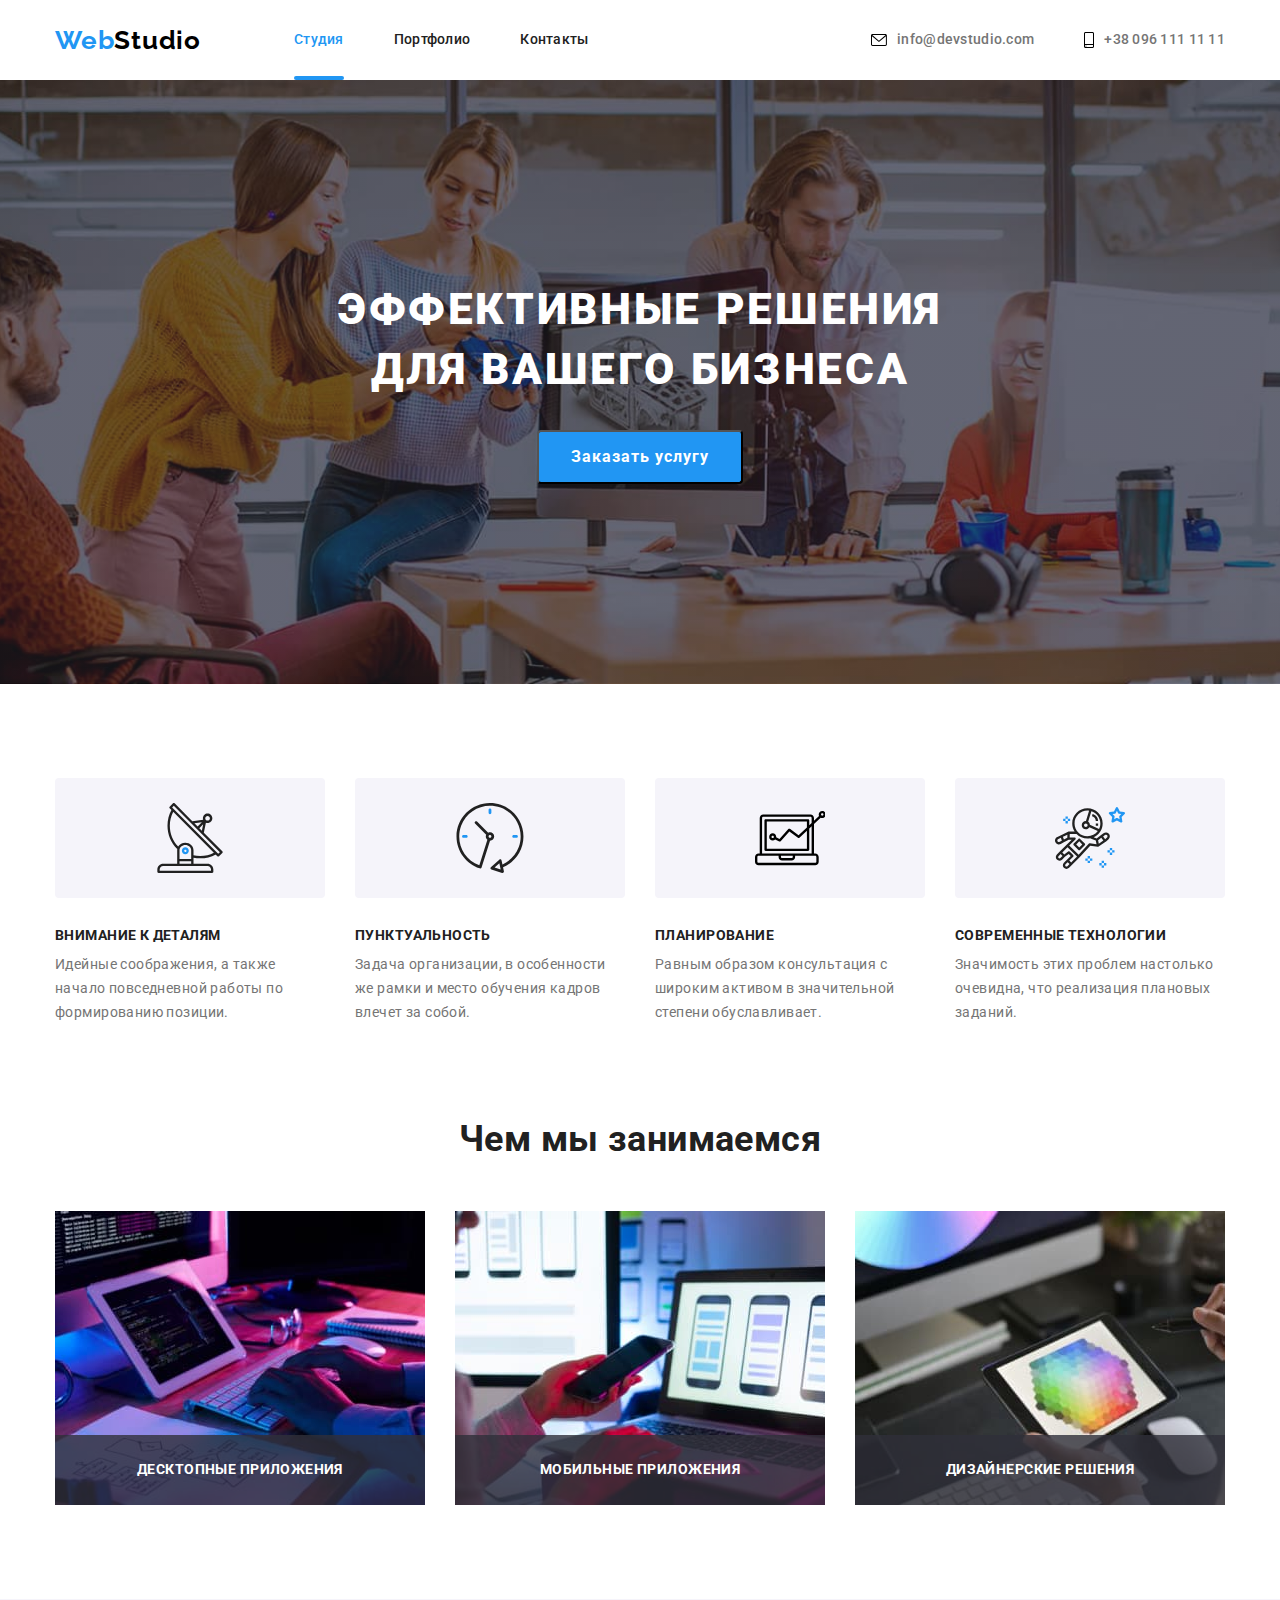
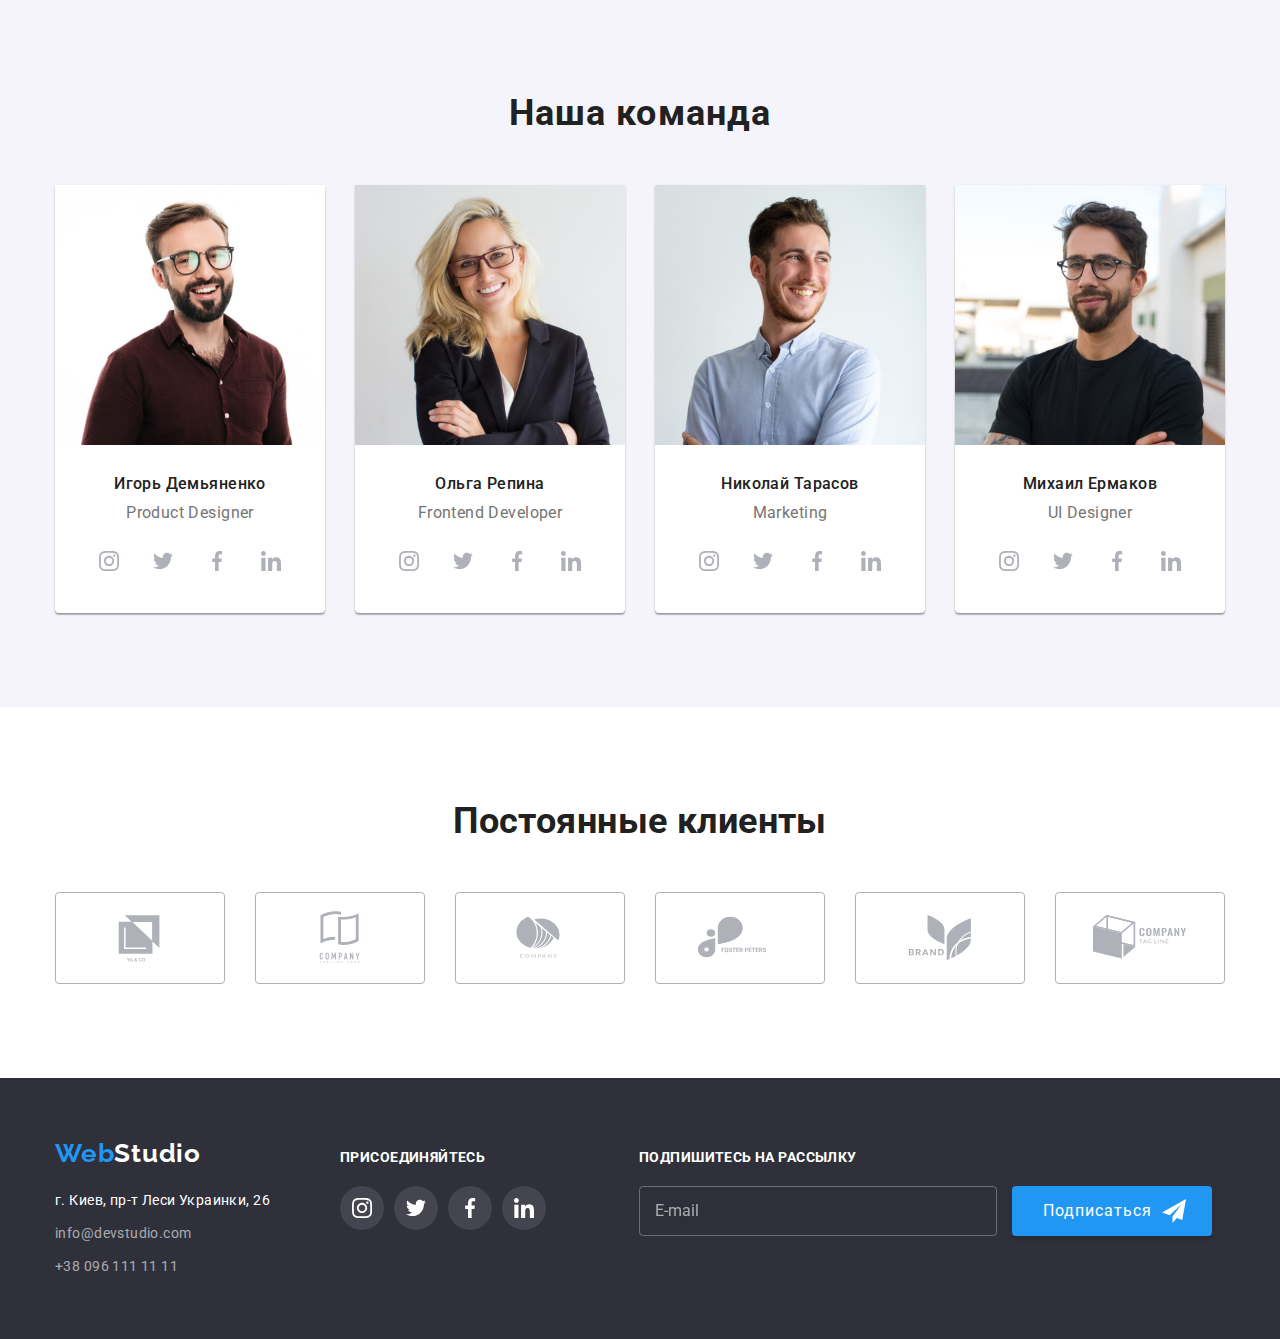
<file: index.html>
<!DOCTYPE html>
<html lang="ru">
    <head>
        <meta charset="UTF-8">
        <meta http-equiv="X-UA-Compatible" content="IE=edge">
        <meta name="viewport" content="width=device-width, initial-scale=1.0">
        <title>WebStudio</title>
        <link href="https://fonts.googleapis.com/css2?family=Raleway:wght@700&family=Roboto:wght@400;500;700;900&display=swap"
            rel="stylesheet">
        <link rel="stylesheet" href="https://cdnjs.cloudflare.com/ajax/libs/modern-normalize/0.2.0/modern-normalize.min.css">
        <link rel="stylesheet" href="./css/styles.css">
    </head>
    <body>
    <!-- шапка страницы -->
        <header class="header">
            <div class="container">
                <nav class="nav">
                    <a class="logo" lang="en" href="./index.html"> Web<span class="logo-black">Studio</span></a>
                    <ul class="nav-list list">
                        <li class="nav-item">
                            <a class="nav-link current" href="./index.html">Студия</a>
                        </li>
                        <li class="nav-item">
                            <a class="nav-link" href="./portfolio.html">Портфолио</a>
                        </li>
                        <li class="nav-item">
                            <a class="nav-link" href="">Контакты</a>
                        </li>
                    </ul>
                </nav>
                <ul class="contacts-list list">
                    <li class="contacts-item mail">
                        <a class="contacts-link" href="mailto:info@devstudio.com">
                            <svg class="icon-envelope" width="16px" height="12px">
                                <use href="./images/svg/symbol-defs.svg#icon-envelope"></use>
                            </svg>
                            info@devstudio.com
                        </a>   
                    </li>
                    <li class="contacts-item header-phone tel">
                        <a class="contacts-link" href="tel:+380961111111">
                            <svg class="icon-phone" width="10px" height="16px">
                                <use href="./images/svg/symbol-defs.svg#icon-smartphone"></use>
                            </svg>
                                +38 096 111 11 11
                        </a>  
                    </li>
                </ul>
            </div>
        </header>

    <!-- тело страницы -->
        <main class="main">
            <!-- секция баннер -->
            <section class="section-baner section">
                <div class="container">
                    <h1 class="title-baner"><span>Эффективные решения для вашего бизнеса</span></h1>
                    <button class="baner-button" type="button" data-modal-open>Заказать услугу</button>   
                </div>
            </section>
            <!-- секция преимущества -->
            <section class="section-advantages section">
                <div class="container">
                    <h2 class="visually-hidden">Преимущества</h2>
                        <ul class="advantages-list list">
                            <li class="advantages-item">
                                <div class="advantages-icon">
                                    <svg class="icon-antenna" width="70px" height="70px">
                                        <use href="./images/svg/symbol-defs.svg#icon-antenna"></use>
                                    </svg>
                                </div>
                                <h3 class="advantages-title">Внимание к деталям</h3>
                                <p class="advantages-text">Идейные соображения, а также начало повседневной работы по формированию позиции.</p>
                            </li>
                            <li class="advantages-item">
                                <div class="advantages-icon">
                                    <svg class="icon-clock" width="70px" height="70px">
                                        <use href="./images/svg/symbol-defs.svg#icon-clock"></use>
                                    </svg>
                                </div>
                                <h3 class="advantages-title">Пунктуальность</h3>
                                <p class="advantages-text">Задача организации, в особенности же рамки и место обучения кадров влечет за собой.</p>
                            </li>
                            <li class="advantages-item">
                                <div class="advantages-icon">
                                    <svg class="icon-vector" width="70px" height="70px">
                                        <use href="./images/svg/symbol-defs.svg#icon-vector"></use>
                                    </svg>
                                </div>
                                <h3 class="advantages-title">Планирование</h3>
                                <p class="advantages-text">Равным образом консультация с широким активом в значительной степени обуславливает.</p>
                            </li>
                            <li class="advantages-item">
                                <div class="advantages-icon">
                                    <svg class="icon-astronaut" width="70px" height="70px">
                                        <use href="./images/svg/symbol-defs.svg#icon-astronaut"></use>
                                    </svg>
                                </div>
                                <h3 class="advantages-title">Современные технологии</h3>
                                <p class="advantages-text">Значимость этих проблем настолько очевидна, что реализация плановых заданий.</p>
                            </li>
                        </ul> 
                </div>
            </section>
            <!-- секция чем мы занимаемся -->
            <section class="section-works section">
                <div class="container">
                    <h2 class="works-title title">Чем мы занимаемся</h2>
                    <ul class="works-list list">
                        <li class="works-item">
                            <img src="./images/work1.jpg" alt="Человека набирает html код страницы" width="370">
                            <p class="works-description">Десктопные приложения</p>
                        </li>
                        <li class="works-item">
                            <img src="./images/work2.jpg" alt="Человек адаптирует вид страницы ноутбука на мобильный телефон" width="370">
                            <p class="works-description">Мобильные приложения</p>
                        </li>
                        <li class="works-item">
                            <img src="./images/work3.jpg" alt="Человека выбирает градиент цветов на планшете" width="370">
                            <p class="works-description">Дизайнерские решения</p>
                        </li>
                    </ul>
                </div>
            </section>
            <!-- секция команда -->
            <section class="section-team section">
                <div class="container">
                    <h2 class="team-title title">Наша команда</h2>
                    <ul class="team-list list">
                        <li class="team-item">
                            <img src="./images/team1.jpg" alt="Игорь Демьяненко" width="270">
                            <div class="team-content">
                                <h3 class="person-title title">Игорь Демьяненко</h3>
                                <p class="team-text" lang="en">Product Designer</p>
                                <ul class="sociale-list list sociale-list-team">
                                    <li class="sociale-item">
                                        <a class="sociale-link sociale-link-transparent" href="">
                                            <svg class="icon-sociale icon-sociale-grey">
                                                <use href="./images/svg/symbol-defs.svg#icon-instagram"></use>
                                            </svg>
                                        </a>
                                    </li>
                                    <li class="sociale-item">
                                        <a class="sociale-link sociale-link-transparent" href="">
                                            <svg class="icon-sociale icon-sociale-grey">
                                                <use href="./images/svg/symbol-defs.svg#icon-twitter"></use>
                                            </svg>
                                        </a>
                                    </li>
                                    <li class="sociale-item">
                                        <a class="sociale-link sociale-link-transparent" href="">
                                            <svg class="icon-sociale icon-sociale-grey">
                                                <use href="./images/svg/symbol-defs.svg#icon-facebook"></use>
                                            </svg>
                                        </a>
                                    </li>
                                    <li class="sociale-item">
                                        <a class="sociale-link sociale-link-transparent" href="">
                                            <svg class="icon-sociale icon-sociale-grey">
                                                <use href="./images/svg/symbol-defs.svg#icon-linkedin"></use>
                                            </svg>
                                        </a>
                                    </li>
                                </ul>
                            </div>
                        </li>
                        <li class="team-item">
                            <img src="./images/team2.jpg" alt="Ольга Репина" width="270">
                            <div class="team-content">
                                <h3 class="person-title title">Ольга Репина</h3>
                                <p class="team-text" lang="en">Frontend Developer</p>
                                <ul class="sociale-list list sociale-list-team">
                                    <li class="sociale-item">
                                        <a class="sociale-link sociale-link-transparent" href="">
                                            <svg class="icon-sociale icon-sociale-grey">
                                                <use href="./images/svg/symbol-defs.svg#icon-instagram"></use>
                                            </svg>
                                        </a>
                                    </li>
                                    <li class="sociale-item">
                                        <a class="sociale-link sociale-link-transparent" href="">
                                            <svg class="icon-sociale icon-sociale-grey">
                                                <use href="./images/svg/symbol-defs.svg#icon-twitter"></use>
                                            </svg>
                                        </a>
                                    </li>
                                    <li class="sociale-item">
                                        <a class="sociale-link sociale-link-transparent" href="">
                                            <svg class="icon-sociale icon-sociale-grey">
                                                <use href="./images/svg/symbol-defs.svg#icon-facebook"></use>
                                            </svg>
                                        </a>
                                    </li>
                                    <li class="sociale-item">
                                        <a class="sociale-link sociale-link-transparent" href="">
                                            <svg class="icon-sociale icon-sociale-grey">
                                                <use href="./images/svg/symbol-defs.svg#icon-linkedin"></use>
                                            </svg>
                                        </a>
                                    </li>
                                </ul>
                            </div>
                        </li>
                        <li class="team-item">
                            <img src="./images/team3.jpg" alt="Николай Тарасов" width="270">
                            <div class="team-content">
                                <h3 class="person-title title">Николай Тарасов</h3>
                                <p class="team-text" lang="en">Marketing</p>
                                <ul class="sociale-list list sociale-list-team">
                                    <li class="sociale-item">
                                        <a class="sociale-link sociale-link-transparent" href="">
                                            <svg class="icon-sociale icon-sociale-grey">
                                                <use href="./images/svg/symbol-defs.svg#icon-instagram"></use>
                                            </svg>
                                        </a>
                                    </li>
                                    <li class="sociale-item">
                                        <a class="sociale-link sociale-link-transparent" href="">
                                            <svg class="icon-sociale icon-sociale-grey">
                                                <use href="./images/svg/symbol-defs.svg#icon-twitter"></use>
                                            </svg>
                                        </a>
                                    </li>
                                    <li class="sociale-item">
                                        <a class="sociale-link sociale-link-transparent" href="">
                                            <svg class="icon-sociale icon-sociale-grey">
                                                <use href="./images/svg/symbol-defs.svg#icon-facebook"></use>
                                            </svg>
                                        </a>
                                    </li>
                                    <li class="sociale-item">
                                        <a class="sociale-link sociale-link-transparent" href="">
                                            <svg class="icon-sociale icon-sociale-grey">
                                                <use href="./images/svg/symbol-defs.svg#icon-linkedin"></use>
                                            </svg>
                                        </a>
                                    </li>
                                </ul>
                            </div>
                        </li>
                        <li class="team-item">
                            <img src="./images/team4.jpg" alt="Михаил Ермаков" width="270">
                            <div class="team-content">
                                <h3 class="person-title title">Михаил Ермаков</h3>
                                <p class="team-text" lang="en">UI Designer</p>
                                <ul class="sociale-list list sociale-list-team">
                                    <li class="sociale-item">
                                        <a class="sociale-link sociale-link-transparent" href="">
                                            <svg class="icon-sociale icon-sociale-grey">
                                                <use href="./images/svg/symbol-defs.svg#icon-instagram"></use>
                                            </svg>
                                        </a>
                                    </li>
                                    <li class="sociale-item">
                                        <a class="sociale-link sociale-link-transparent" href="">
                                            <svg class="icon-sociale icon-sociale-grey">
                                                <use href="./images/svg/symbol-defs.svg#icon-twitter"></use>
                                            </svg>
                                        </a>
                                    </li>
                                    <li class="sociale-item">
                                        <a class="sociale-link sociale-link-transparent" href="">
                                            <svg class="icon-sociale icon-sociale-grey">
                                                <use href="./images/svg/symbol-defs.svg#icon-facebook"></use>
                                            </svg>
                                        </a>
                                    </li>
                                    <li class="sociale-item">
                                        <a class="sociale-link sociale-link-transparent" href="">
                                            <svg class="icon-sociale icon-sociale-grey">
                                                <use href="./images/svg/symbol-defs.svg#icon-linkedin"></use>
                                            </svg>
                                        </a>
                                    </li>
                                </ul>
                            </div>
                        </li>
                    </ul>
                </div>
            </section>
            <!-- секция постоянные клиенты -->
            <section class="section-clients section">
                <div class="container">
                    <h2 class="clients-title title">Постоянные клиенты</h2>
                    <ul class="clients-list list">
                        <li class="clients-item">
                            <a class="clients-link" href="">
                                <svg class="icon-logo">
                                    <use href="./images/svg/symbol-defs.svg#icon-logo1"></use>
                                </svg>
                            </a>
                        </li>
                        <li class="clients-item">
                            <a class="clients-link" href="">
                               <svg class="icon-logo">
                                   <use href="./images/svg/symbol-defs.svg#icon-logo2"></use>
                               </svg>
                            </a>
                        </li>
                        <li class="clients-item">
                            <a class="clients-link" href="">
                               <svg class="icon-logo">
                                   <use href="./images/svg/symbol-defs.svg#icon-logo3"></use>
                               </svg>
                            </a>
                        </li>
                        <li class="clients-item"> 
                            <a class="clients-link" href="">
                                <svg class="icon-logo">
                                    <use href="./images/svg/symbol-defs.svg#icon-logo4"></use>
                                </svg>
                            </a>
                        </li>
                        <li class="clients-item">
                            <a class="clients-link" href="">
                                <svg class="icon-logo">
                                    <use href="./images/svg/symbol-defs.svg#icon-logo5"></use>
                                </svg>
                            </a> 
                        </li>
                        <li class="clients-item"> 
                            <a class="clients-link" href="">
                                <svg class="icon-logo">
                                    <use href="./images/svg/symbol-defs.svg#icon-logo6"></use>
                                </svg>
                            </a>
                        </li>
                    </ul>
                </div>
            </section>
        </main>
    <!-- футер -->
        <footer class="footer">
            <div class="container">
                <div>
                    <a class="footer-logo logo" lang="en" href="./index.html">Web<span class="logo-white">Studio</span></a>
                    <address>
                        <ul class="footer-contacts list">
                            <li class="footer-item">
                                <a class="footer-adress" href="https://goo.gl/maps/Vb78Npx7TWDgtV2aA" target="_blank" rel="noreferrer noopener">г. Киев, пр-т Леси Украинки, 26</a>
                            </li>
                            <li class="footer-item">
                                <a class="footer-mail" href="mailto:info@devstudio.com">info@devstudio.com</a>
                            </li>
                            <li class="footer-item">
                                <a class="footer-tel" href="tel:+380961111111">+38 096 111 11 11</a>
                            </li>
                        </ul>
                    </address>
                </div>
                <div class="footer-sociale">
                    <h2 class="sociale-title title">Присоединяйтесь</h2>
                    <ul class="sociale-list list">
                        <li class="sociale-item">
                            <a class="sociale-link sociale-link-dark" href="">
                                <svg class="icon-sociale icon-sociale-white">
                                    <use href="./images/svg/symbol-defs.svg#icon-instagram"></use>
                                </svg>
                            </a>
                        </li>
                        <li class="sociale-item">
                            <a class="sociale-link sociale-link-dark" href="">
                                <svg class="icon-sociale icon-sociale-white">
                                    <use href="./images/svg/symbol-defs.svg#icon-twitter"></use>
                                </svg>
                            </a>
                        </li>
                        <li class="sociale-item">
                            <a class="sociale-link sociale-link-dark" href="">
                                <svg class="icon-sociale icon-sociale-white">
                                    <use href="./images/svg/symbol-defs.svg#icon-facebook"></use>
                                </svg>
                            </a>
                        </li>
                        <li class="sociale-item">
                            <a class="sociale-link sociale-link-dark" href="">
                                <svg class="icon-sociale icon-sociale-white">
                                    <use href="./images/svg/symbol-defs.svg#icon-linkedin"></use>
                                </svg>
                            </a>
                        </li>
                    </ul>
                </div>
                <div class="subscription">
                    <h2 class="subscription-title title">Подпишитесь на рассылку</h2>
                    <form name="subscription-form">
                        <label for="email">
                            <input class="footer-input" type="email" name="email" id="email" placeholder="E-mail"/>
                        </label>                                        
                        <button class="footer-submit-button" type="submit">Подписаться
                            <svg class="icon-submit" width="24px" height="24px">
                                <use href="./images/svg/symbol-defs.svg#icon-send"></use>
                            </svg>
                        </button>
                    </form>
                </div>
            </div>
        </footer>
        <div class="backdrop is-hidden" data-modal>
            <div class="modal">
                <button class="close-button" data-modal-close>
                    <svg class="icon-close" width="18px" height="18px">
                        <use href="./images/svg/symbol-defs.svg#icon-close"></use>
                    </svg>
                </button>
                <form class="modal-form" action="#">
                    <div class="modal-user-form">
                        <p class="modal-form-head">Оставьте свои данные, мы вам перезвоним</p>
                        <label class="modal-form-type" for="user-name"> Имя
                            <span class="modal-form-box">
                                <input class="modal-form-input" type="text" name="user-name" id="user-name" minlength="2" pattern="[a-zA-Zа-яёА-ЯЁ]+" title="Имя должно содержать символы латиницы или кирилицы" required>
                                <svg class="modal-form-icon" width="18px" height="18px">
                                    <use href="./images/svg/symbol-defs.svg#icon-user"></use>
                                </svg>
                            </span>
                        </label>
                        <label class="modal-form-type" for="phone-number"> Телефон
                            <span class="modal-form-box">
                                <input class="modal-form-input" type="tel" name="phone-number" id="phone-number" pattern="[0-9]{3}-[0-9]{3}-[0-9]{2}-[0-9]{2}" title="000-000-00-00" required>
                                <svg class="modal-form-icon" width="18px" height="18px">
                                    <use href="./images/svg/symbol-defs.svg#icon-phone"></use>
                                </svg>
                            </span>
                        </label>
                        <label class="modal-form-type" for="mail"> Почта
                            <span class="modal-form-box">
                                <input class="modal-form-input" type="email" name="email" id="mail" required>
                                <svg class="modal-form-icon" width="18px" height="18px">
                                    <use href="./images/svg/symbol-defs.svg#icon-email"></use>
                                </svg>
                            </span>
                        </label>
                        <label class="modal-form-type" for="feedback"> Комментарий
                            <span class="modal-form-box">
                                <textarea class="modal-form-feedback" name="text" id="feedback" placeholder="Введите текст"></textarea>
                            </span>
                        </label>
                        <label class="modal-form-type input-label" for="modal-checkbox">
                            <input class="modal-form-checkbox visually-hidden" type="checkbox" id="modal-checkbox"/>
                            <span class="checkbox-box"></span>
                            <span class="modal-form-text">
                                <span class="modal-form-link">Соглашаюсь с рассылкой и принимаю
                                    <a class="contract-link" href="#">Условия договора</a>
                                </span>
                            </span>
                        </label>
                        <button class="modal-submit-button" type="submit">Отправить</button>
                    </div>
                </form>
            </div>
        </div>
        <script src="./js/modal.js"></script>
    </body>
</html>
</file>
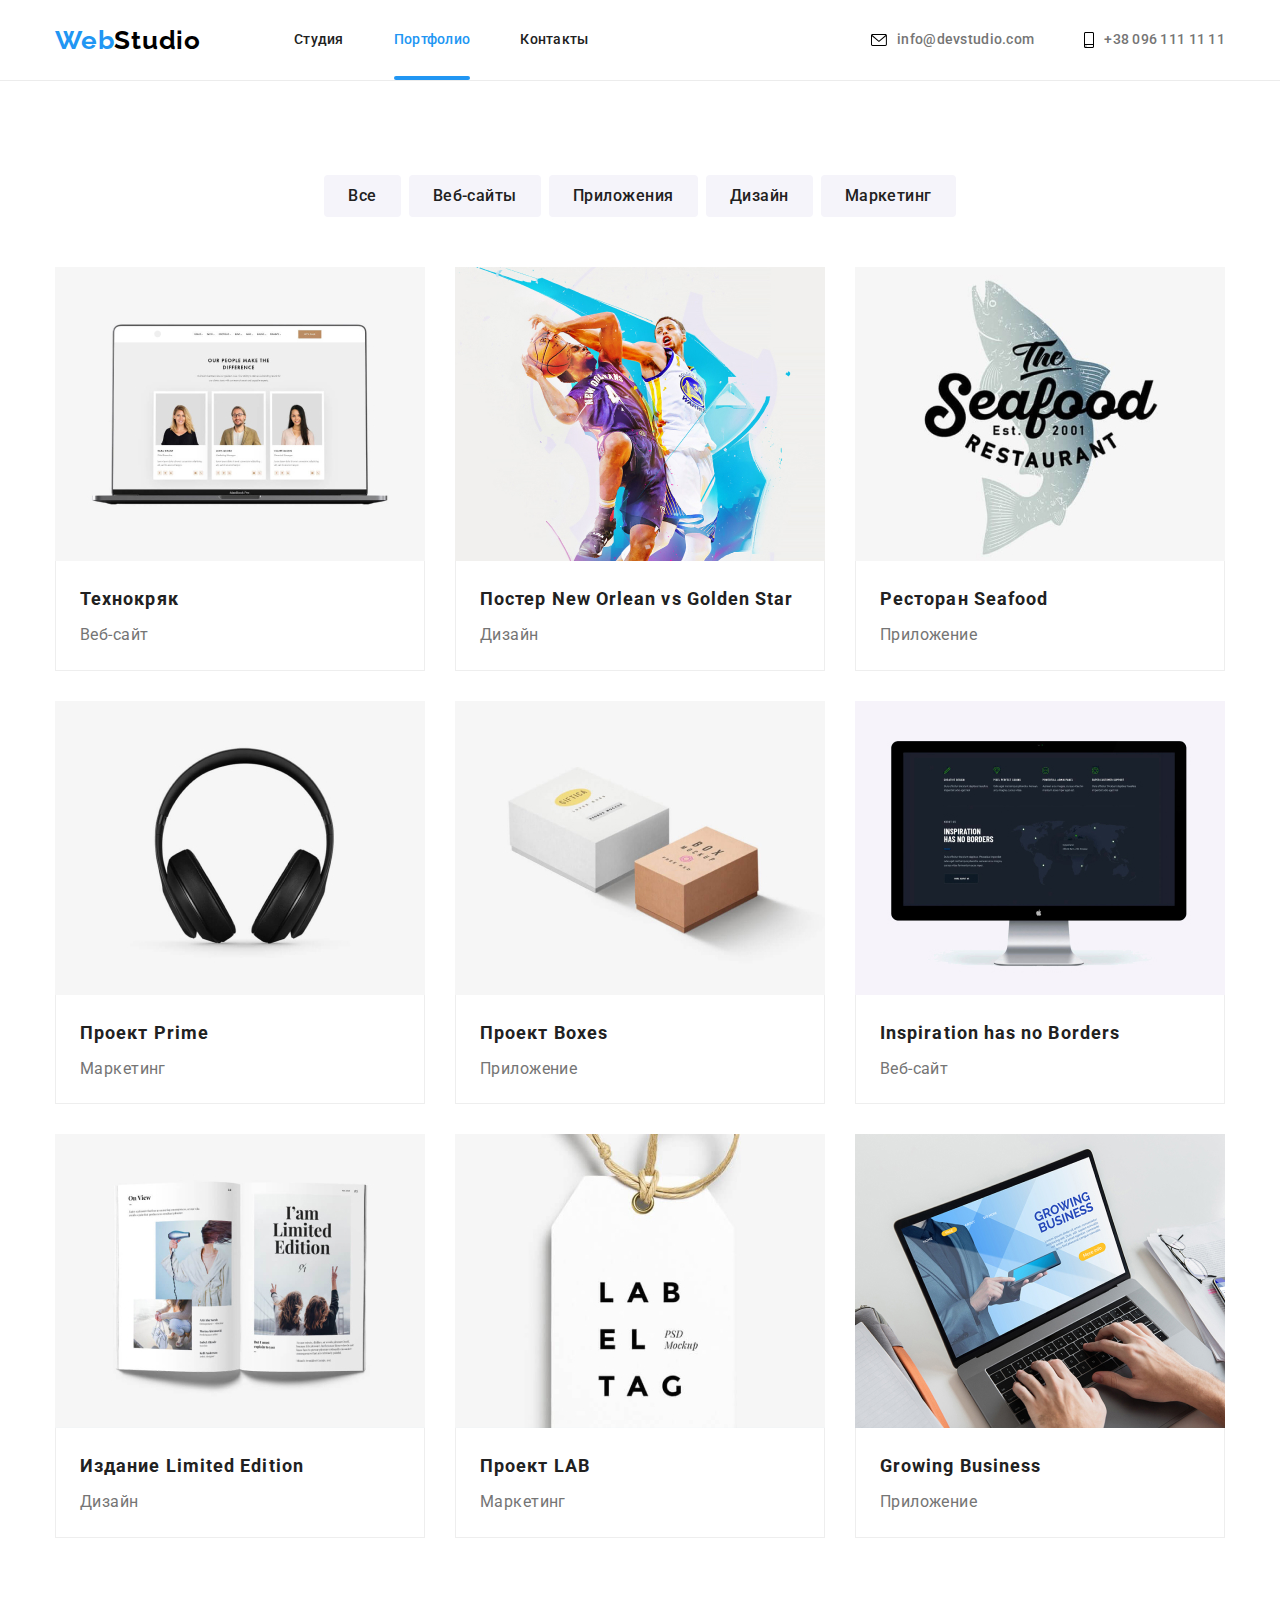
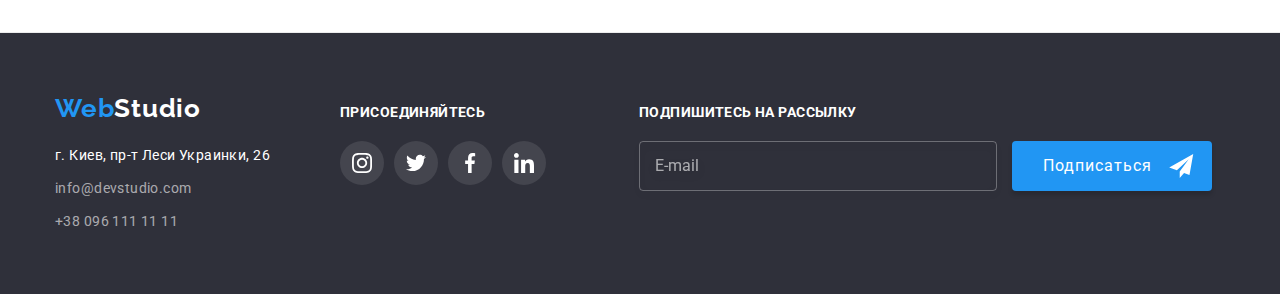
<file: portfolio.html>
<!DOCTYPE html>
    <html lang="ru">
        <head>
            <meta charset="UTF-8">
            <meta http-equiv="X-UA-Compatible" content="IE=edge">
            <meta name="viewport" content="width=device-width, initial-scale=1.0">
            <title>WebStudio</title>
            <link href="https://fonts.googleapis.com/css2?family=Raleway:wght@700&family=Roboto:wght@400;500;700;900&display=swap"
                rel="stylesheet">
            <link rel="stylesheet" href="https://cdnjs.cloudflare.com/ajax/libs/modern-normalize/0.2.0/modern-normalize.min.css">
            <link rel="stylesheet" href="./css/styles.css">
        </head>
        <body>
            <!-- шапка страницы -->
            <header class="header portfolio">
                <div class="container">
                    <nav class="nav">
                        <a class="logo" lang="en" href="./index.html"> Web<span class="logo-black">Studio</span></a>
                        <ul class="nav-list list">
                            <li class="nav-item">
                                <a class="nav-link" href="./index.html">Студия</a>
                            </li>
                            <li class="nav-item">
                                <a class="nav-link current" href="./portfolio.html">Портфолио</a>
                            </li>
                            <li class="nav-item">
                                <a class="nav-link" href="">Контакты</a>
                            </li>
                        </ul>
                    </nav>
                    <ul class="contacts-list list">
                        <li class="contacts-item mail">
                            <a class="contacts-link" href="mailto:info@devstudio.com">
                                <svg class="icon-envelope" width="16px" height="12px">
                                    <use href="./images/svg/symbol-defs.svg#icon-envelope"></use>
                                </svg>
                                info@devstudio.com
                            </a>
                        </li>
                        <li class="contacts-item header-phone tel">
                            <a class="contacts-link" href="tel:+380961111111">
                                <svg class="icon-phone" width="10px" height="16px">
                                    <use href="./images/svg/symbol-defs.svg#icon-smartphone"></use>
                                </svg>
                                +38 096 111 11 11
                            </a>
                        </li>
                    </ul>
                </div>
            </header>
            <!-- тело страницы -->
            <main class="portfolio">
                <!-- секция чем мы занимаемся -->
                <section class="section-portfolio section">
                    <div class="container">
                        <h1 class="visually-hidden">Чем мы занимаемся</h1>
                        <ul class="filter-list list">
                            <li class="filter-item">
                                <button class="filter-button" type="button">Все</button>
                            </li>
                            <li class="filter-item">
                                <button class="filter-button" type="button">Веб-сайты</button>
                            </li>
                            <li class="filter-item">
                                <button class="filter-button" type="button">Приложения</button>
                            </li>
                            <li class="filter-item">
                                <button class="filter-button" type="button">Дизайн</button>
                            </li>
                            <li class="filter-item">
                                <button class="filter-button" type="button">Маркетинг</button>
                        </ul>
                        <ul class="type-list list">
                            <li class="type-item">
                                <a class="type-link" href="">
                                    <div class="type-card">
                                        <img class="portfolio-img" src="./images/portfolio/img1.jpg" alt="Ноутбук">
                                        <p class="type-description">Технокряк это современная площадка распространения коронавируса. Компании используют эту платформу для цифрового шпионажа и атак на защищённые сервера конкурентов.</p>
                                    </div>
                                    <div class="type-cover">
                                        <h2 class="type-title">Технокряк</h2>
                                        <p class=type-text>Веб-сайт</p>
                                    </div>
                                </a>
                            </li>
                            <li class="type-item">
                                <a class="type-link" href="">
                                    <div class="type-card">
                                        <img class="portfolio-img" src="./images/portfolio/img2.jpg" alt="Два человека с баскетбольным мячом">
                                        <p class="type-description">Lorem ipsum dolor sit amet consectetur adipisicing elit. Labore, blanditiis!</p>
                                    </div>
                                    <div class="type-cover">
                                        <h2 class="type-title">Постер <span lang="en">New Orlean vs Golden Star</span></h2>
                                        <p class=type-text>Дизайн</p>
                                    </div>
                                </a>
                            </li>
                            <li class="type-item">
                                <a class="type-link" href="">
                                    <div class="type-card">
                                        <img class="portfolio-img" src="./images/portfolio/img3.jpg" alt="Реклама рыбного ресторана">
                                        <p class="type-description">Lorem ipsum dolor sit amet consectetur adipisicing elit. Totam, alias?</p>
                                    </div>
                                    <div class="type-cover">
                                        <h2 class="type-title">Ресторан <span lang="en">Seafood</span></h2>
                                        <p class=type-text>Приложение</p>
                                    </div>
                                </a>
                            </li>
                            <li class="type-item">
                                <a class="type-link" href="">
                                    <div class="type-card">
                                        <img class="portfolio-img" src="./images/portfolio/img4.jpg" alt="Музыкальные наушники">
                                        <p class="type-description">Lorem ipsum dolor sit amet consectetur adipisicing elit. Eligendi, necessitatibus?</p>
                                    </div>
                                    <div class="type-cover">
                                        <h2 class="type-title">Проект <span lang="en">Prime</span></h2>
                                        <p class=type-text>Маркетинг</p>
                                    </div>
                                </a>
                            </li>
                            <li class="type-item">
                                <a class="type-link" href="">
                                    <div class="type-card">
                                        <img class="portfolio-img" src="./images/portfolio/img5.jpg" alt="Два картонные коробки">
                                        <p class="type-description">Lorem ipsum dolor sit amet consectetur adipisicing elit. Iure, repellendus? </p>
                                    </div>
                                    <div class="type-cover">
                                        <h2 class="type-title">Проект <span lang="en">Boxes</span></h2>
                                        <p class=type-text>Приложение</p>
                                    </div>
                                </a>
                            </li>
                            <li class="type-item">
                                <a class="type-link" href="">
                                    <div class="type-card">
                                        <img class="portfolio-img" src="./images/portfolio/img6.jpg" alt="Моноблок">
                                        <p class="type-description">Lorem ipsum, dolor sit amet consectetur adipisicing elit. Deleniti, pariatur?</p>
                                    </div>
                                    <div class="type-cover">
                                        <h2 class="type-title" lang="en">Inspiration has no Borders</h2>
                                        <p class=type-text>Веб-сайт</p>
                                    </div>
                                </a>
                            </li>
                            <li class="type-item">
                                <a class="type-link" href="">
                                    <div class="type-card">
                                        <img class="portfolio-img" src="./images/portfolio/img7.jpg" alt="Развернутая книга">
                                        <p class="type-description">Lorem ipsum dolor sit amet consectetur adipisicing elit. Odio, molestiae.</p>
                                    </div>
                                    <div class="type-cover">
                                        <h2 class="type-title">Издание <span lang="en">Limited Edition</span></h2>
                                        <p class=type-text>Дизайн</p>
                                    </div>
                                </a>
                            </li>
                            <li class="type-item">
                                <a class="type-link" href="">
                                    <div class="type-card">
                                        <img class="portfolio-img" src="./images/portfolio/img8.jpg" alt="Бирка от одежды">
                                        <p class="type-description">Lorem ipsum dolor sit amet consectetur adipisicing elit. Rem, neque?</p>
                                    </div>
                                    <div class="type-cover">
                                        <h2 class="type-title">Проект <span lang="en">LAB</span></h2>
                                        <p class=type-text>Маркетинг</p>
                                    </div>
                                </a>
                            </li>
                            <li class="type-item">
                                <a class="type-link" href="">
                                    <div class="type-card">
                                        <img class="portfolio-img" src="./images/portfolio/img9.jpg" alt="Человек печатает на ноутбуке">
                                        <p class="type-description">lorem10</p>
                                    </div>
                                    <div class="type-cover">
                                        <h2 class="type-title" lang="en">Growing Business</h2>
                                        <p class=type-text>Приложение</p>
                                    </div>
                                </a>
                            </li>
                        </ul>
                    </div>
                </section>
            </main>
            <!-- футер -->
            <footer class="footer">
                <div class="container">
                    <div>
                        <a class="footer-logo logo" lang="en" href="./index.html">Web<span class="logo-white">Studio</span></a>
                        <address>
                            <ul class="footer-contacts list">
                                <li class="footer-item">
                                    <a class="footer-adress" href="https://goo.gl/maps/Vb78Npx7TWDgtV2aA" target="_blank"
                                        rel="noreferrer noopener">г. Киев, пр-т Леси Украинки, 26</a>
                                </li>
                                <li class="footer-item">
                                    <a class="footer-mail" href="mailto:info@devstudio.com">info@devstudio.com</a>
                                </li>
                                <li class="footer-item">
                                    <a class="footer-tel" href="tel:+380961111111">+38 096 111 11 11</a>
                                </li>
                            </ul>
                        </address>
                    </div>
                    <div class="footer-sociale">
                        <h2 class="sociale-title title">Присоединяйтесь</h2>
                        <ul class="sociale-list list">
                            <li class="sociale-item">
                                <a class="sociale-link sociale-link-dark" href="">
                                    <svg class="icon-sociale icon-sociale-white">
                                        <use href="./images/svg/symbol-defs.svg#icon-instagram"></use>
                                    </svg>
                                </a>
                            </li>
                            <li class="sociale-item">
                                <a class="sociale-link sociale-link-dark" href="">
                                    <svg class="icon-sociale icon-sociale-white">
                                        <use href="./images/svg/symbol-defs.svg#icon-twitter"></use>
                                    </svg>
                                </a>
                            </li>
                            <li class="sociale-item">
                                <a class="sociale-link sociale-link-dark" href="">
                                    <svg class="icon-sociale icon-sociale-white">
                                        <use href="./images/svg/symbol-defs.svg#icon-facebook"></use>
                                    </svg>
                                </a>
                            </li>
                            <li class="sociale-item">
                                <a class="sociale-link sociale-link-dark" href="">
                                    <svg class="icon-sociale icon-sociale-white">
                                        <use href="./images/svg/symbol-defs.svg#icon-linkedin"></use>
                                    </svg>
                                </a>
                            </li>
                        </ul>
                    </div>
                    <div class="subscription">
                        <h2 class="subscription-title title">Подпишитесь на рассылку</h2>
                        <form name="subscription-form">
                            <label for="email">
                                <input class="footer-input" type="email" name="email" placeholder="E-mail" />
                            </label>
                            <button class="footer-submit-button" type="submit">Подписаться
                                <svg class="icon-submit width=" 24px" height="24px">
                                    <use href="./images/svg/symbol-defs.svg#icon-send"></use>
                                </svg>
                            </button>
                        </form>
                    </div>
                </div>
            </footer>
        </body>
    </html>
</file>
<file: css/styles.css>
/* переменные****************************************** */
html {
  box-sizing: border-box;
}
*,
*::before,
*::after {
  box-sizing: border-box;
}
:root {
  --title-text-color: #212121;
  --primary-text-color: #757575;
  --accent-color: #2196f3;
}

body {
  font-family: Roboto, sans-serif;
  font-size: 14px;
  line-height: 1.71;
  letter-spacing: 0.03em;
  color: var(--primary-text-color);
}

h1,
h2,
h3,
h4,
h5,
h6,
p,
ul,
ol {
  margin: 0;
  padding: 0;
}

img {
  display: block;
}

.title {
  color: var(--title-text-color);
  font-weight: bold;
  font-size: 36px;
  line-height: 1.16;
}
.list {
  list-style: none;
  margin: 0;
  padding: 0;
}

.container {
  width: 1200px;
  padding-right: 15px;
  padding-left: 15px;
  margin: 0px auto;
}

.section {
  padding-top: 94px;
  padding-bottom: 94px;
}

/* шапка страницы *****************************************/

.header .container {
  background-color: #ffffff;

  display: flex;
  align-items: center;
}
.nav {
  display: flex;
  align-items: center;
}
.nav-list {
  display: flex;
}
.nav-link.current {
  color: var(--accent-color);
}

.nav-item:not(:first-child),
.contacts-item:not(:first-child) {
  margin-left: 50px;
}

.contacts-list {
  display: flex;
}

.contacts-link {
  display: flex;
  align-items: center;
}

.icon-envelope,
.icon-phone {
  margin-right: 10px;

  transition-property: fill;
  transition-duration: 250ms;
  transition-timing-function: cubic-bezier(0.4, 0, 0.2, 1);
}

.icon-envelope:hover,
.icon-envelope:focus {
  fill: var(--accent-color);
}

.icon-phone:hover,
.icon-phone:focus {
  fill: var(--accent-color);
}
/* Список социальных сетей********************* */
.sociale-list {
  display: flex;
}

.sociale-item:not(:first-child) {
  margin-left: 10px;
}

.sociale-link {
  display: flex;
  justify-content: center;
  align-items: center;
  width: 44px;
  height: 44px;
  border-radius: 50%;

  background: rgba(255, 255, 255, 0.1);
}

.icon-sociale {
  width: 20px;
  height: 20px;

  fill: #ffffff;
}

/* лого ***************************************************/
.logo,
.logo-white,
.logo-black {
  font-family: Raleway, sans-serif;
  font-weight: bold;
  font-size: 26px;
  line-height: 1.19;
  letter-spacing: 0.03em;
  text-decoration: none;

  margin-left: 0px;
}

.logo {
  color: var(--accent-color);
}
.logo-white {
  color: #ffffff;
}
.logo-black {
  color: #000000;
}

/* навигация  и контакты INDEX  и PORTFOLIO**************************************/
.nav-list {
  margin-left: 93px;
  justify-content: space-between;
}

.nav-link {
  display: block;
  font-weight: 500;
  font-size: 14px;
  line-height: 1.14;
  letter-spacing: 0.02em;
  color: #212121;
  text-decoration: none;

  transition-property: color;
  transition-duration: 250ms;
  transition-timing-function: cubic-bezier(0.4, 0, 0.2, 1);
  padding-top: 32px;
  padding-bottom: 32px;
}

.nav-link:hover,
.nav-link:focus {
  color: var(--accent-color);
}

.contacts-list {
  font-weight: 500;
  font-size: 14px;
  line-height: 1.14;
  letter-spacing: 0.02em;

  margin-left: auto;
}
.contacts-link,
.type-link {
  color: #757575;
  text-decoration: none;
  transition-property: color;
  transition-duration: 250ms;
  transition-timing-function: cubic-bezier(0.4, 0, 0.2, 1);
}

.contacts-list .contacts-link:hover,
.contacts-list .contacts-link:focus {
  color: var(--accent-color);
}

.contacts-link:hover .icon-envelope,
.contacts-link:focus .icon-envelope,
.contacts-link:hover .icon-phone,
.contacts-link:focus .icon-phone {
  fill: var(--accent-color);
}

.current {
  position: relative;
}
.current::after {
  content: "";
  display: block;
  position: absolute;

  width: 100%;
  height: 4px;

  background: var(--accent-color);
  border-radius: 2px;

  bottom: 0;
}
/* тело страницы ***************************************/
/* банер **************************/
.section-baner {
  max-width: 1600px;

  background-color: #2f303a;
  background-image: linear-gradient(
      rgba(47, 48, 58, 0.4),
      rgba(47, 48, 58, 0.4)
    ),
    url(../images/hero.jpg);
  background-repeat: no-repeat;
  background-position: center;
  background-size: cover;

  padding: 200px 0px;
  margin-left: auto;
  margin-right: auto;
}
.title-baner {
  font-weight: 900;
  font-size: 44px;
  line-height: 1.36;
  text-align: center;
  letter-spacing: 0.06em;
  text-transform: uppercase;
  color: #ffffff;

  margin-bottom: 30px;
  margin-left: auto;
  margin-right: auto;
  width: 696px;
}
.baner-button {
  font-family: inherit;
  font-weight: bold;
  font-size: 16px;
  line-height: 1.87;
  letter-spacing: 0.06em;
  color: #ffffff;
  background: var(--accent-color);

  padding: 10px 32px;
  border-radius: 4px;
  display: block;
  margin-right: auto;
  margin-left: auto;
}

/* Модальное окно*************************** */
.backdrop {
  position: fixed;
  left: 0px;
  top: 0px;
  width: 100%;
  height: 100%;

  background: rgba(0, 0, 0, 0.2);
  transition-property: opacity, visibility;
  transition-duration: 250ms;
  transition-timing-function: cubic-bezier(0.4, 0, 0.2, 1);
}

.backdrop.is-hidden {
  opacity: 0;
  pointer-events: none;
  visibility: hidden;
}
.modal {
  position: absolute;
  top: 50%;
  left: 50%;
  transform: translate(-50%, -50%);

  min-width: 528px;
  min-height: 581px;

  background-color: #ffffff;
  box-shadow: 0px 1px 3px rgba(0, 0, 0, 0.12), 0px 1px 1px rgba(0, 0, 0, 0.14),
    0px 2px 1px rgba(0, 0, 0, 0.2);
  border-radius: 4px;
}

.close-button {
  position: absolute;
  top: 8px;
  right: 8px;

  display: flex;
  justify-content: center;
  align-items: center;

  width: 30px;
  height: 30px;
  border-radius: 50%;
  border: 1px solid rgba(0, 0, 0, 0.1);
  background-color: transparent;

  cursor: pointer;

  transition-property: fill;
  transition-duration: 250ms;
  transition-timing-function: cubic-bezier(0.4, 0, 0.2, 1);
}

.close-button:hover,
.close-button:focus {
  fill: var(--accent-color);
}

.modal {
  padding: 40px;
}
.modal-user-form {
  display: block;
}

.modal-form-head {
  font-size: 20px;
  font-weight: bold;
  line-height: 1.15;
  color: #212121;

  margin-bottom: 12px;
}

.modal-form-type {
  display: block;

  font-size: 12px;
  line-height: 1.16;
  letter-spacing: 0.01em;
  color: #757575;
}

.modal-form-box {
  position: relative;
  display: block;
  margin-bottom: 10px;
}
.modal-form-input:focus {
  border-color: var(--accent-color);
}

.modal-form-input:focus + .modal-form-icon {
  fill: var(--accent-color);
}

.modal-form-input {
  position: relative;
  display: block;
  height: 40px;
  width: 100%;
  border: 1px solid rgba(33, 33, 33, 0.2);
  border-radius: 4px;

  padding-left: 42px;
  margin-top: 4px;
  outline: none;
}

.modal-form-icon {
  position: absolute;
  top: 50%;
  left: 12px;
  transform: translateY(-50%);

  transition-property: fill;
  transition-duration: 250ms;
  transition-timing-function: cubic-bezier(0.4, 0, 0.2, 1);
}

.modal-form-feedback {
  width: 100%;
  height: 120px;
  padding: 12px 16px;
  border: 1px solid rgba(33, 33, 33, 0.2);
  border-radius: 4px;
  outline: none;
  resize: none;

  margin-top: 4px;

  transition-property: border-color;
  transition-duration: 250ms;
  transition-timing-function: cubic-bezier(0.4, 0, 0.2, 1);
}

.modal-form-feedback::placeholder {
  font-size: 12px;
  line-height: 1.16;
  letter-spacing: 0.01em;
  color: rgba(117, 117, 117, 0.5);
}

.modal-form-feedback:focus {
  border-color: var(--accent-color);
}

.input-label {
  display: flex;
  align-items: center;
  margin-bottom: 30px;
  padding-left: 14px;
}

.checkbox-box {
  width: 15px;
  height: 15px;
  border: 2px solid #212121;
  border-radius: 2px;
}

.modal-form-checkbox:checked + .checkbox-box {
  background-color: var(--accent-color);
  background-image: url(../images/svg/iconcheck.svg);
  background-repeat: no-repeat;
  background-position: center;
  background-origin: border-box;
  border-color: transparent;
}

.modal-form-checkbox:focus + .checkbox-box {
  border-color: var(--accent-color);
}

.modal-form-link {
  margin-left: 7px;
}

.contract-link {
  font-size: 14px;
  line-height: 1.71;
  text-decoration-line: underline;
  color: var(--accent-color);
}

.modal-submit-button {
  display: block;
  padding: 10px 55px;

  width: 200px;
  height: 50px;
  font-size: 16px;
  line-height: 1.87;
  letter-spacing: 0.06em;
  color: #ffffff;

  background: #188ce8;
  box-shadow: 0px 4px 4px rgba(0, 0, 0, 0.15);
  border-radius: 4px;

  outline: none;
  cursor: pointer;
  border: transparent;

  margin: 0 auto;
}

/* секция преимущества **********************************/
.visually-hidden {
  position: absolute !important;
  clip: rect(1px 1px 1px 1px);
  clip: rect(1px, 1px, 1px, 1px);
  padding: 0 !important;
  border: 0 !important;
  height: 1px !important;
  width: 1px !important;
  overflow: hidden;
}

.advantages-title,
.work-title,
.team-title {
  font-weight: bold;
  font-size: 36px;
  line-height: 1.16;
  letter-spacing: 0.03em;
}

.advantages-title,
.team-title {
  color: var(--title-text-color);
}

.advantages-title {
  font-size: 14px;
  line-height: 1.14;
  text-transform: uppercase;
  margin-bottom: 10px;
}

.advantages-list {
  display: flex;
}

.advantages-item:not(:first-child) {
  margin-left: 30px;
}
.advantages-item {
  width: 270px;
}

.advantages-icon {
  display: flex;
  height: 120px;
  justify-content: center;
  align-items: center;
  background: #f5f4fa;
  border-radius: 4px;
  margin-bottom: 30px;
}

/* чем мы занимаемся************************************ */
.section-works {
  padding-top: 0px;
}
.works-title {
  text-align: center;
  margin-bottom: 50px;
}

.works-list {
  display: flex;
  justify-content: space-between;
}

.works-item {
  position: relative;
}
.works-description {
  position: absolute;
  width: 100%;
  bottom: 0px;

  font-weight: bold;
  font-size: 14px;
  line-height: 1.14;
  text-align: center;
  text-transform: uppercase;

  color: #ffffff;
  background: rgba(47, 48, 58, 0.8);

  padding-top: 27px;
  padding-bottom: 27px;
}
/* секция команда**************************************** */
.section-team {
  background: #f5f4fa;
}
.team-title {
  text-align: center;
  margin-bottom: 50px;
}
.team-list {
  display: flex;
  justify-content: space-between;
}
.team-item {
  text-align: center;
  background: #ffffff;
  box-shadow: 0px 1px 3px rgba(0, 0, 0, 0.12), 0px 1px 1px rgba(0, 0, 0, 0.14),
    0px 2px 1px rgba(0, 0, 0, 0.2);
  border-radius: 0px 0px 4px 4px;
}
.person-title {
  font-weight: 500;
  font-size: 16px;
  line-height: 1.18;
  margin-bottom: 10px;
}
.team-text {
  font-size: 16px;
  line-height: 1.18;
  margin-bottom: 16px;
}

.team-content {
  padding: 30px 0px;
}

.sociale-list-team {
  justify-content: center;
}

.sociale-link-transparent {
  transition-property: background-color;
  transition-duration: 250ms;
  transition-timing-function: cubic-bezier(0.4, 0, 0.2, 1);
}

.sociale-link-transparent:hover,
.sociale-link-transparent:focus {
  background-color: var(--accent-color);
}

.sociale-link-transparent:hover .icon-sociale-grey,
.sociale-link-transparent:focus .icon-sociale-grey {
  fill: #ffffff;
}
.icon-sociale-grey {
  fill: #afb1b8;
  transition-property: fill;
}
/* секция постоянные клиенты***********************************/
.section-clients {
  background: #ffffff;
}

.clients-title {
  text-align: center;
  margin-bottom: 50px;
}

.clients-list {
  display: flex;
  flex-wrap: wrap;
  margin-top: -30px;
  margin-left: -30px;
}

.clients-item {
  flex-basis: calc((100% - 6 * 30px) / 6);
  margin-top: 30px;
  margin-left: 30px;
}
.clients-link {
  display: flex;
  justify-content: center;
  align-items: center;
  width: 170px;
  height: 92px;

  border: 1px solid #afb1b8;
  border-radius: 4px;

  transition-property: border-color;
  transition-duration: 250ms;
  transition-timing-function: cubic-bezier(0.4, 0, 0.2, 1);
}

.clients-link:hover .icon-logo,
.clients-link:focus .icon-logo {
  fill: var(--accent-color);
}

.clients-link:hover,
.clients-link:focus {
  border-color: var(--accent-color);
}

.icon-logo {
  width: 106px;
  height: 60px;
  fill: #afb1b8;
  transition-property: fill;
}

/* подвал страниц INDEX  и PORTFOLIO *******************************************/
.footer {
  left: 0px;
  background: #2f303a;
  padding: 60px 0px;
}

.footer .container {
  display: flex;
  align-items: baseline;
}

.footer-item:not(:last-child) {
  margin-bottom: 9px;
}
.footer-adress {
  font-style: normal;
  color: #ffffff;
}

.footer-mail,
.footer-tel {
  font-style: normal;
  color: rgba(255, 255, 255, 0.6);
}

.footer-adress,
.footer-mail,
.footer-tel {
  text-decoration: none;

  transition-property: color;
  transition-duration: 250ms;
  transition-timing-function: cubic-bezier(0.4, 0, 0.2, 1);
}

.footer-adress:hover,
.footer-adress:focus {
  color: var(--accent-color);
}
.footer-mail:hover,
.footer-mail:focus {
  color: var(--accent-color);
}

.footer-tel:hover,
.footer-tel:focus {
  color: var(--accent-color);
}

.footer-logo {
  display: inline-block;
  margin-bottom: 20px;
}

.footer-sociale {
  margin-left: 70px;
}
.sociale-title {
  font-size: 14px;
  line-height: 1.14;
  text-transform: uppercase;
  color: #ffffff;

  margin-bottom: 20px;
}

.sociale-link-dark {
  transition-property: background;
  transition-duration: 250ms;
  transition-timing-function: cubic-bezier(0.4, 0, 0.2, 1);
}

.sociale-link-dark:hover,
.sociale-link-dark:focus {
  background: var(--accent-color);
}

.subscription {
  margin-left: 93px;
}
.subscription-title {
  font-size: 14px;
  line-height: 1.14;
  text-transform: uppercase;
  color: #ffffff;

  margin-bottom: 20px;
}

.footer-input {
  width: 358px;
  height: 50px;

  background-color: transparent;
  padding: 15px;

  border: 1px solid rgba(255, 255, 255, 0.3);
  box-sizing: border-box;
  filter: drop-shadow(0px 4px 4px rgba(0, 0, 0, 0.15));
  border-radius: 4px;
  outline: none;

  color: #ffffff;
}

.footer-input:focus {
  border-color: var(--accent-color);

  transition-property: border-color;
  transition-duration: 250ms;
  transition-timing-function: cubic-bezier(0.4, 0, 0.2, 1);
}

.footer-input::placeholder {
  font-size: 16px;
  line-height: 1.25;
  color: rgba(255, 255, 255, 0.6);
}
.footer-submit-button {
  display: inline-flex;
  align-items: center;
  text-align: center;

  width: 200px;
  height: 50px;
  font-size: 16px;
  line-height: 1.87;
  letter-spacing: 0.06em;

  padding: 10px;
  padding-left: 29px;
  margin-left: 12px;

  background: var(--accent-color);
  color: #ffffff;
  box-shadow: 0px 4px 4px rgba(0, 0, 0, 0.15);
  border-radius: 4px;
  border-color: transparent;

  cursor: pointer;
  outline: none;
}

.icon-submit {
  margin-left: 10px;
}
/* POTFOLIO********************************************************************* */
.portfolio {
  border-bottom: 1px solid #ececec;
}
.filter-list {
  display: flex;
  justify-content: center;
  margin-bottom: 50px;
}

.filter-button {
  font-family: inherit;
  font-style: normal;
  font-weight: 500;
  font-size: 16px;
  line-height: 1.62;
  text-align: center;
  letter-spacing: 0.03em;
  color: #212121;
  background: #f5f4fa;
  cursor: pointer;

  border-radius: 4px;
  border-color: transparent;
  outline: none;
}

.filter-item:not(:first-child) {
  margin-left: 8px;
}
.filter-button {
  padding: 6px 22px;

  transition-property: background, color, box-shadow;
  transition-duration: 250ms;
  transition-timing-function: cubic-bezier(0.4, 0, 0.2, 1);
}

.filter-button:hover,
.filter-button:focus {
  background: var(--accent-color);
  color: #ffffff;
  box-shadow: 0px 3px 1px rgba(0, 0, 0, 0.1), 0px 1px 2px rgba(0, 0, 0, 0.08),
    0px 2px 2px rgba(0, 0, 0, 0.12);
}

.type-list {
  display: flex;
  flex-wrap: wrap;
  margin-top: -30px;
  margin-left: -30px;
}

.type-item {
  flex-basis: calc((100% - 3 * 30px) / 3);
  margin-top: 30px;
  margin-left: 30px;

  transition-property: box-shadow;
  transition-duration: 250ms;
  transition-timing-function: cubic-bezier(0.4, 0, 0.2, 1);
}
.type-item:hover,
.type-item:focus {
  box-shadow: 0px 3px 1px rgba(0, 0, 0, 0.1), 0px 1px 2px rgba(0, 0, 0, 0.08),
    0px 2px 2px rgba(0, 0, 0, 0.12);
}

.type-item:hover .type-description,
.type-item:focus .type-description {
  transform: translateY(0%);
}

.type-link {
  display: block;

  color: #757575;
  text-decoration: none;
  margin: 0;
  padding: 0;
}

.type-card {
  position: relative;
  overflow: hidden;
}

.portfolio-img {
  display: block;
  width: 100%;
}

.type-description {
  position: absolute;
  top: 0;
  left: 0;
  height: 100%;
  width: 100%;
  overflow: auto;

  transform: translateY(100%);

  color: #ffffff;
  background: rgba(33, 150, 243, 0.9);
  padding-left: 24px;
  padding-top: 63px;
  padding-right: 24px;
  padding-bottom: 63px;

  font-size: 18px;
  line-height: 1.56;

  transition-property: transform;
  transition-duration: 250ms;
  transition-timing-function: cubic-bezier(0.4, 0, 0.2, 1);
}
.type-cover {
  padding-left: 24px;
  padding-right: 24px;
  border-bottom: 1px solid #eeeeee;
  border-right: 1px solid #eeeeee;
  border-left: 1px solid #eeeeee;
  padding-top: 20px;
  padding-bottom: 20px;
}

.type-title {
  color: var(--title-text-color);
  font-weight: bold;
  font-size: 18px;
  line-height: 2;
  letter-spacing: 0.06em;
  margin-bottom: 4px;
  margin-top: 0;
}

.type-text {
  font-size: 16px;
  line-height: 1.8;
  margin-bottom: 0;
  margin-top: 0;
}
</file>
